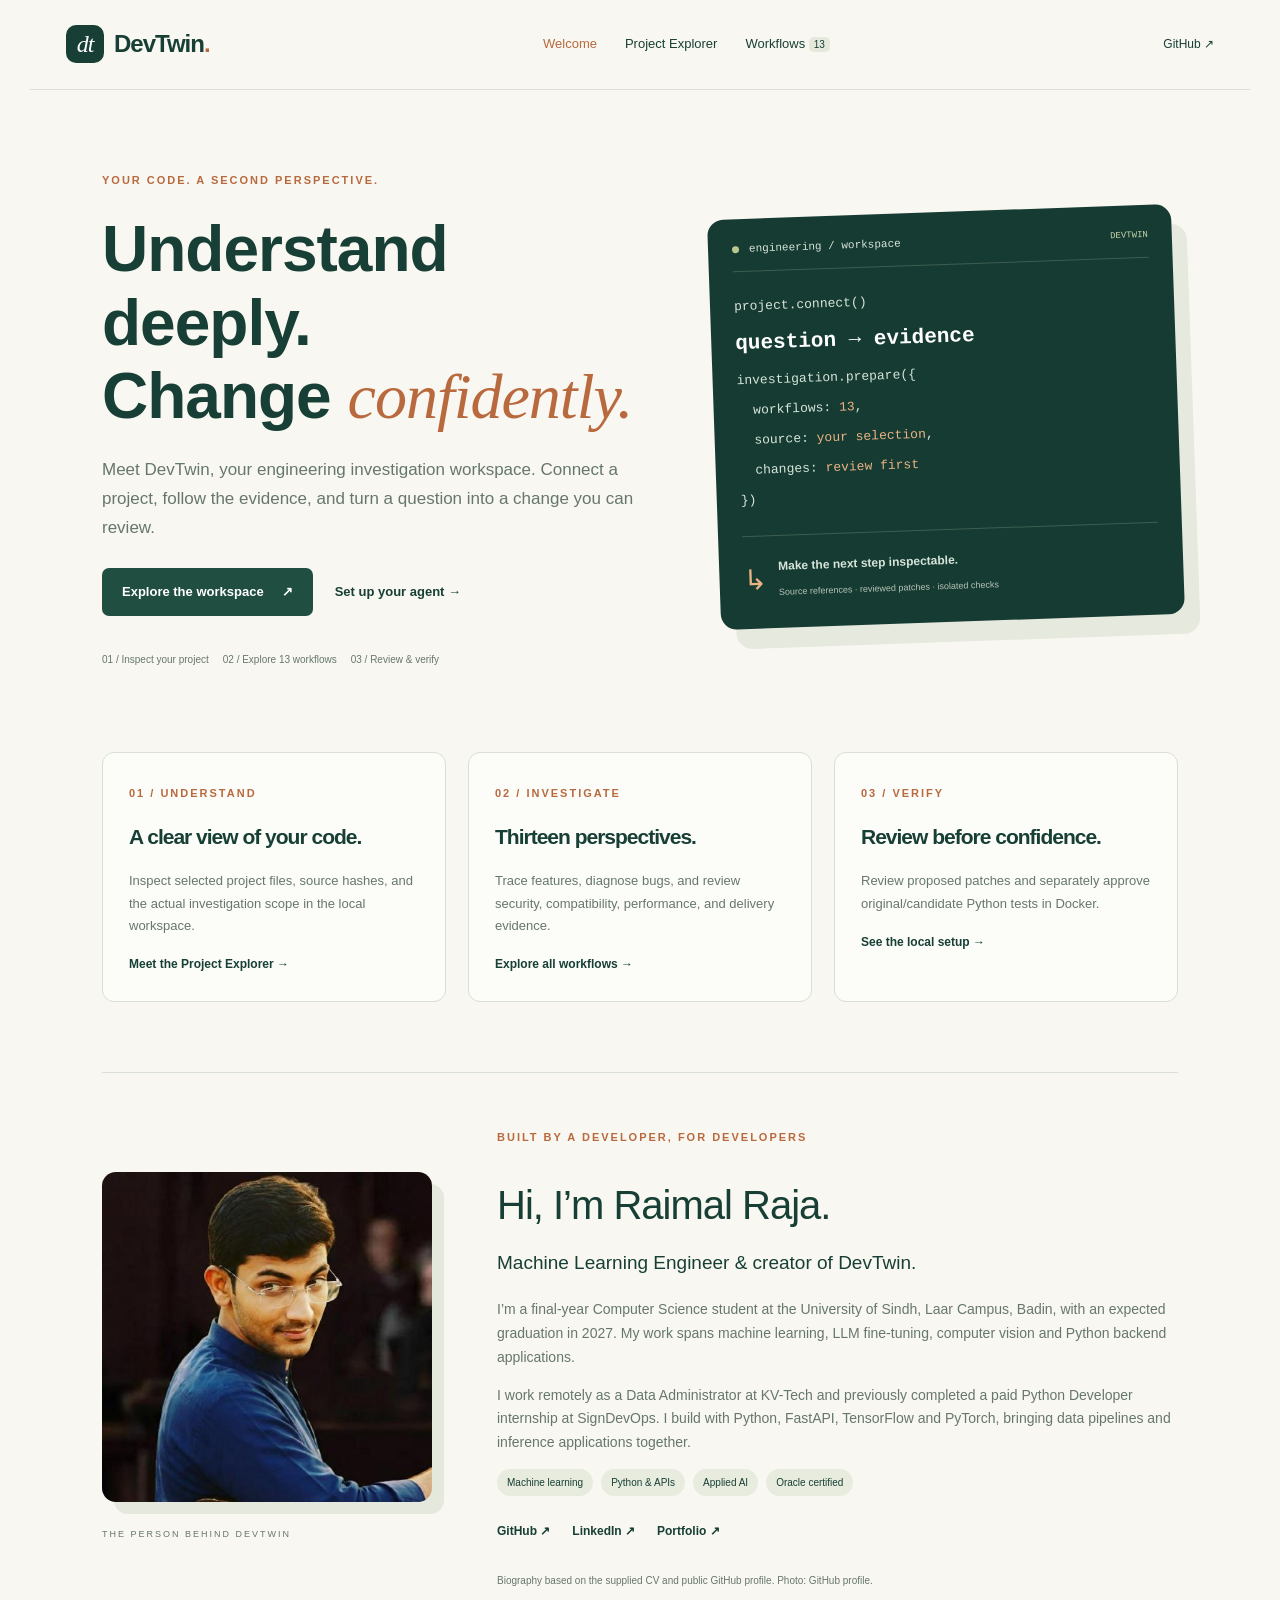
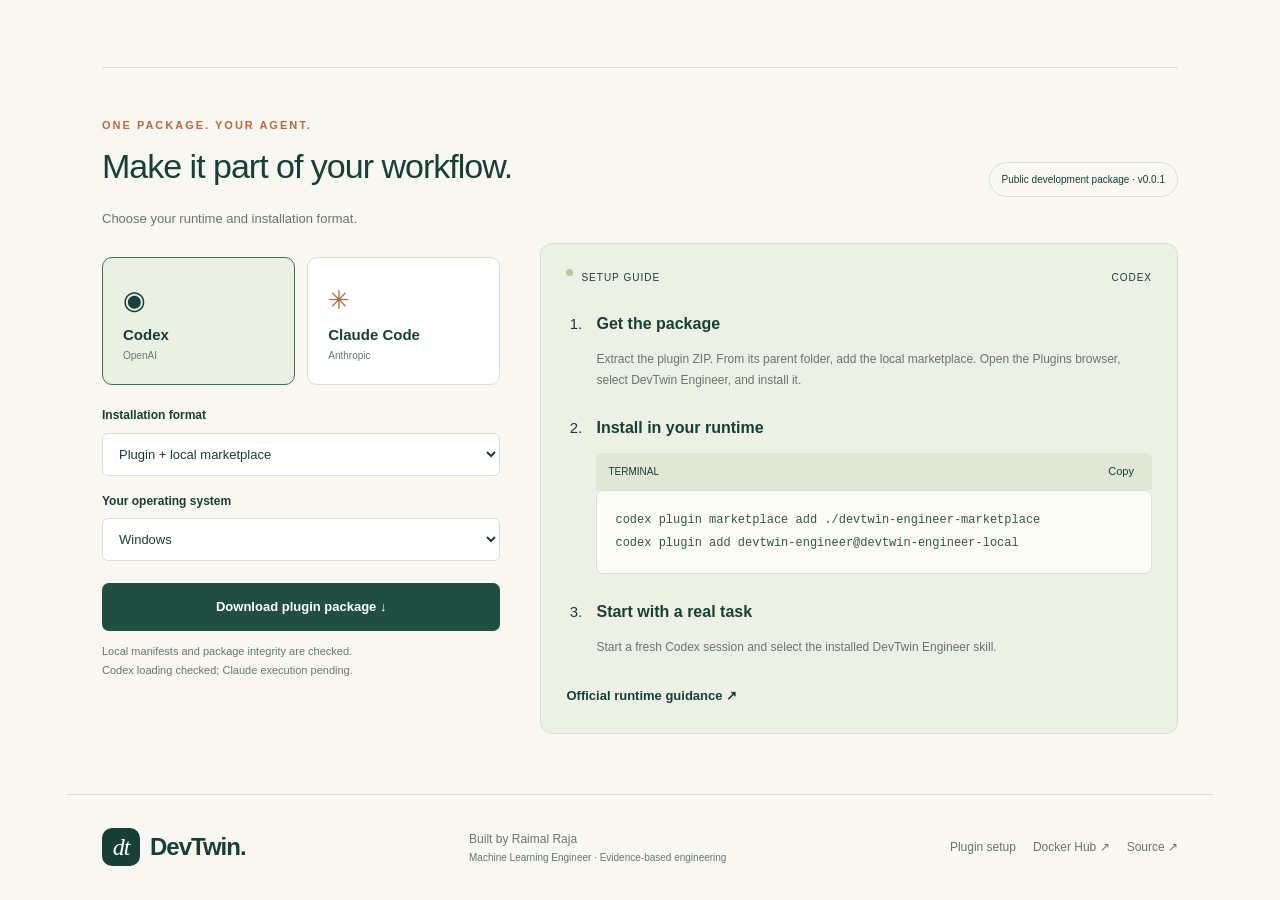
<file: index.html>
<!doctype html>
<html lang="en">
<head><meta charset="utf-8"><meta name="viewport" content="width=device-width,initial-scale=1"><meta name="description" content="DevTwin Engineer: 13 AI code investigation workflows, Codex and Claude Code plugin setup, downloadable skills, and Docker workspace instructions."><title>DevTwin Engineer | AI Code Analysis, Codex &amp; Claude Plugins</title><link rel="canonical" href="https://raimal-raja.github.io/devtwin-engineer/"><meta property="og:type" content="website"><meta property="og:title" content="DevTwin Engineer — AI Code Investigation &amp; Plugins"><meta property="og:description" content="Explore 13 engineering workflows, install Codex or Claude Code skills, and download validated plugin packages."><meta property="og:url" content="https://raimal-raja.github.io/devtwin-engineer/"><meta name="twitter:card" content="summary"><link rel="icon" href="icon.svg" type="image/svg+xml"><link rel="stylesheet" href="styles.css"></head>
<body><a class="skip-link" href="#main">Skip to content</a>
<header class="site-header"><a class="brand" href="#welcome"><span class="brandmark">dt</span><strong>DevTwin<span>.</span></strong></a><nav aria-label="Main navigation"><a href="#welcome" data-page="welcome">Welcome</a><a href="#explorer" data-page="explorer">Project Explorer</a><a href="#workflows" data-page="workflows">Workflows <span>13</span></a></nav><a class="header-source" href="https://github.com/Raimal-Raja/devtwin-engineer">GitHub ↗</a></header>
<main id="main" tabindex="-1"><div data-view="welcome"><div class="hero"><div><span class="eyebrow">YOUR CODE. A SECOND PERSPECTIVE.</span><h1>Understand deeply.<br>Change <em>confidently.</em></h1><p class="lede">Meet DevTwin, your engineering investigation workspace. Connect a project, follow the evidence, and turn a question into a change you can review.</p><div class="actions"><a class="button" href="#explorer">Explore the workspace <span>↗</span></a><a class="text-link" href="#setup">Set up your agent →</a></div><div class="hero-notes"><span>01 / Inspect your project</span><span>02 / Explore 13 workflows</span><span>03 / Review & verify</span></div></div><div class="hero-art" aria-label="DevTwin evidence workflow illustration"><div class="art-top"><span class="dot"></span> engineering / workspace <span class="tag">DEVTWIN</span></div><div class="code-lines"><span>project.connect()</span><strong>question → evidence</strong><span>investigation.prepare({</span><span>&nbsp; workflows: <b>13</b>,</span><span>&nbsp; source: <b>your selection</b>,</span><span>&nbsp; changes: <b>review first</b></span><span>})</span></div><div class="art-result"><span>↳</span><div><strong>Make the next step inspectable.</strong><small>Source references · reviewed patches · isolated checks</small></div></div></div></div>

<div class="feature-grid"><article><span class="eyebrow">01 / UNDERSTAND</span><h3>A clear view of your code.</h3><p>Inspect selected project files, source hashes, and the actual investigation scope in the local workspace.</p><a href="#explorer">Meet the Project Explorer →</a></article><article><span class="eyebrow">02 / INVESTIGATE</span><h3>Thirteen perspectives.</h3><p>Trace features, diagnose bugs, and review security, compatibility, performance, and delivery evidence.</p><a href="#workflows">Explore all workflows →</a></article><article><span class="eyebrow">03 / VERIFY</span><h3>Review before confidence.</h3><p>Review proposed patches and separately approve original/candidate Python tests in Docker.</p><a href="#explorer">See the local setup →</a></article></div>
<section class="creator" aria-labelledby="creator-title"><div class="portrait-frame"><img src="portrait.jpg" alt="Raimal Raja, creator of DevTwin" width="460" height="460"><span>THE PERSON BEHIND DEVTWIN</span></div><div><span class="eyebrow">BUILT BY A DEVELOPER, FOR DEVELOPERS</span><h2 id="creator-title">Hi, I’m Raimal Raja.</h2><p class="lede">Machine Learning Engineer & creator of DevTwin.</p><p>I’m a final-year Computer Science student at the University of Sindh, Laar Campus, Badin, with an expected graduation in 2027. My work spans machine learning, LLM fine-tuning, computer vision and Python backend applications.</p><p>I work remotely as a Data Administrator at KV-Tech and previously completed a paid Python Developer internship at SignDevOps. I build with Python, FastAPI, TensorFlow and PyTorch, bringing data pipelines and inference applications together.</p><div class="chips"><span>Machine learning</span><span>Python & APIs</span><span>Applied AI</span><span>Oracle certified</span></div><div class="actions"><a href="https://github.com/Raimal-Raja" target="_blank" rel="noreferrer">GitHub ↗</a><a href="https://www.linkedin.com/in/raimal-raja-kolhi-860a032bb/" target="_blank" rel="noreferrer">LinkedIn ↗</a><a href="https://coder.kvtech.net" target="_blank" rel="noreferrer">Portfolio ↗</a></div><small>Biography based on the supplied CV and <a href="https://github.com/Raimal-Raja">public GitHub profile</a>. Photo: GitHub profile.</small></div></section>
<section class="setup-section" id="setup"><div class="section-head"><div><div class="eyebrow">ONE PACKAGE. YOUR AGENT.</div><h2>Make it part of your workflow.</h2><p>Choose your runtime and installation format.</p></div><span class="outlined-badge">Public development package · v0.0.1</span></div><div class="setup-layout"><div><div class="runtime-options" role="group" aria-label="Agent runtime"><button data-runtime="codex" class="runtime selected" aria-pressed="true"><span class="runtime-logo">◉</span><strong>Codex</strong><small>OpenAI</small></button><button data-runtime="claude-code" class="runtime" aria-pressed="false"><span class="runtime-logo claude">✳</span><strong>Claude Code</strong><small>Anthropic</small></button></div><label class="select-label" for="mode">Installation format</label><select id="mode"><option value="plugin">Plugin + local marketplace</option><option value="skill">Project skill only</option></select><label class="select-label" for="os">Your operating system</label><select id="os"><option value="windows">Windows</option><option value="posix">macOS / Linux</option></select><a id="download" class="button primary wide" download>Download plugin package ↓</a><p class="microcopy">Local manifests and package integrity are checked.<br>Codex loading checked; Claude execution pending.</p></div><div class="install-panel"><div class="panel-title"><span class="status-dot"></span> SETUP GUIDE <span id="runtime-label">CODEX</span></div><ol class="setup-steps"><li><h3>Get the package</h3><p id="install-instructions"></p></li><li><h3>Install in your runtime</h3><div class="code-header"><span id="command-context">TERMINAL</span><button id="copy-commands">Copy</button></div><pre id="commands"></pre></li><li><h3>Start with a real task</h3><p id="next-step"></p></li></ol><a id="official-guide" target="_blank" rel="noreferrer" class="text-link">Official runtime guidance ↗</a></div></div></section>

</div><div data-view="explorer" hidden><section class="page-heading"><span class="eyebrow">01 / PROJECT EXPLORER</span><h1>Get to know<br>your <em>code.</em></h1><p class="lede">A precise source selection. A clear question. An investigation you can inspect.</p></section><div class="hosting-note"><strong>This public site introduces the workspace.</strong> GitHub Pages does not run the Python backend or Docker worker. Project uploads, GitHub imports, model calls, patch proposals, and isolated checks are available in the separately configured local app.</div><div class="feature-grid"><article><span class="eyebrow">CONNECT</span><h3>GitHub or project ZIP</h3><p>Import selected UTF-8 files. GitHub imports are read-only and pinned to a commit. Limits: 30 files, 16,000 selected bytes, and a 2 MiB ZIP.</p></article><article><span class="eyebrow">INSPECT</span><h3>Know what is included</h3><p>Preview literal source, file sizes, hashes, omitted files, and Python test prerequisites before provider submission.</p></article><article><span class="eyebrow">CONTROL</span><h3>Your review comes first</h3><p>Provider submission, patch export, test execution, and the bounded repair loop have explicit review and approval controls.</p></article></div><section class="local-setup"><span class="eyebrow">LAUNCH YOUR OWN WORKSPACE</span><h2>Local execution. Public setup guide.</h2><p>Clone the source and prepare Docker with Linux containers and Python 3.10+. The OpenRouter helper prompts privately for your provider key. Review its data policy before submitting source.</p><pre>git clone https://github.com/Raimal-Raja/devtwin-engineer.git
cd devtwin-engineer
docker pull python:3.12-slim
docker pull docker:cli
python scripts/prepare_docker.py .
python scripts/start_openrouter.py</pre><p>After startup, open <code>http://127.0.0.1:8765/</code> on your computer and enter your workspace session token from <code>.env.docker</code>. Never enter a provider API key in that browser field.</p><div class="actions"><a class="button primary" href="https://github.com/Raimal-Raja/devtwin-engineer/blob/main/docs/docker.md">Full Docker setup ↗</a><a class="text-link" href="https://hub.docker.com/r/raimalraja/devtwin-engineer">Published Docker images ↗</a></div></section></div>
<div data-view="workflows" hidden><section class="page-heading"><span class="eyebrow">02 / ENGINEERING WORKFLOWS</span><h1>Ask better questions.<br>Follow the <em>evidence.</em></h1><p class="lede">Explore the 13 workflow guides and prepare an agent task. Execute source investigations and reviewed repairs in your local workspace.</p></section><section class="catalog-section" id="workflow-list"><div class="section-head"><div><div class="eyebrow">CHOOSE YOUR STARTING POINT</div><h2>Workflow catalog <span id="result-count">13</span></h2></div><label class="search"><span>⌕</span><input id="search" type="search" placeholder="Search workflows…" aria-label="Search workflows"></label></div><div class="filters" role="group" aria-label="Filter workflows"><button data-group="All" class="selected" aria-pressed="true">All workflows</button><button data-group="Understand" aria-pressed="false">Understand</button><button data-group="Repair" aria-pressed="false">Repair</button><button data-group="Review" aria-pressed="false">Review</button><button data-group="Verify" aria-pressed="false">Verify</button></div><div class="workflow-grid" id="workflow-grid"></div><p class="empty" id="empty" hidden>No matching workflows. Try another search or category.</p></section>
<section class="handoff-section" id="handoff"><div class="eyebrow">READY FOR YOUR NEXT INVESTIGATION</div><h2>A clear task. A useful handoff.</h2><p>Prepare a prompt for the runtime you selected. Your task text stays in this page.</p><div class="handoff-grid"><div><label class="select-label" for="workflow">Starting workflow</label><select id="workflow"></select><label class="select-label" for="task">Your task <span>(optional)</span></label><textarea id="task" rows="4" maxlength="6000" placeholder="Example: Checkout fails when the discount is missing. Investigate and repair it."></textarea><button class="button primary" id="generate">Prepare handoff →</button></div><div class="handoff-output"><div class="code-header"><span>AGENT PROMPT</span><button id="copy-prompt">Copy</button></div><pre id="prompt"></pre><button class="text-link" id="export-prompt">Save as Markdown ↓</button></div></div></section>

</div></main><footer class="site-footer"><a class="brand" href="#welcome"><span class="brandmark">dt</span><strong>DevTwin.</strong></a><div><span>Built by <a href="https://github.com/Raimal-Raja">Raimal Raja</a></span><small>Machine Learning Engineer · Evidence-based engineering</small></div><div class="footer-links"><a href="#setup">Plugin setup</a><a href="https://hub.docker.com/r/raimalraja/devtwin-engineer">Docker Hub ↗</a><a href="https://github.com/Raimal-Raja/devtwin-engineer">Source ↗</a></div></footer><div id="notice" class="notice" role="status" aria-live="polite"></div><script type="module" src="app.mjs"></script></body></html>
</file>
<file: styles.css>
:root{--bg:#f8f7f1;--ink:#173f35;--muted:#66776d;--line:#d9dfd4;--orange:#b9693e;--green:#204f41}*{box-sizing:border-box}html{scroll-behavior:smooth;scroll-padding-top:100px}body{margin:0;background:var(--bg);color:var(--ink);font:15px/1.7 "Segoe UI",Arial,sans-serif}a{color:inherit;text-decoration:none}button,input,select,textarea{font:inherit}button,a,select{touch-action:manipulation}button{cursor:pointer}a:hover{color:var(--orange)}:focus-visible{outline:3px solid var(--orange);outline-offset:4px}[hidden]{display:none!important}.skip-link{position:absolute;top:-80px;left:12px;z-index:10;background:#fff;padding:10px}.skip-link:focus{top:10px}.site-header{max-width:1220px;margin:auto;display:flex;align-items:center;justify-content:space-between;gap:24px;padding:24px 36px;border-bottom:1px solid var(--line)}.brand{display:flex;align-items:center;gap:10px;font-size:24px;letter-spacing:-1px}.brand strong>span{color:var(--orange)}.brandmark{background:var(--ink);color:#fff;width:38px;height:38px;display:grid;place-items:center;border-radius:10px;font:italic 24px Georgia,serif}.site-header nav{display:flex;gap:28px;font-size:13px}.site-header nav a[aria-current=page]{color:var(--orange)}.site-header nav span{background:#e4e9dc;border-radius:5px;padding:2px 5px;font-size:10px}.header-source{font-size:12px}main{max-width:1148px;margin:auto;padding:0 36px}.eyebrow{font-size:11px;color:var(--orange);letter-spacing:2px;font-weight:700}h1,h2,h3{line-height:1.15;letter-spacing:-1px}h1{font-size:clamp(40px,5vw,66px);font-weight:600;margin:22px 0}h1 em{font-family:Georgia,serif;font-weight:400;color:var(--orange)}h2{font-size:34px;font-weight:500}h3{font-size:21px;font-weight:600}p{color:var(--muted)}.lede{font-size:17px;max-width:620px}.hero{display:grid;grid-template-columns:1.2fr 1fr;gap:55px;align-items:center;padding:76px 0}.actions,.hero-actions{display:flex;align-items:center;gap:22px;flex-wrap:wrap;margin:25px 0}.button{display:inline-flex;justify-content:center;align-items:center;gap:18px;border:0;border-radius:7px;padding:13px 20px;background:var(--green);color:#fff;font-size:13px;font-weight:600}.button:hover{background:#31634f;color:#fff}.text-link{font-size:13px;font-weight:600}.hero-notes{display:flex;flex-wrap:wrap;gap:14px;font-size:10px;color:var(--muted);margin-top:35px}.hero-art{background:#163b32;color:#d7e5da;border-radius:16px;padding:24px;box-shadow:15px 20px 0 #e6e9de;transform:rotate(-2deg)}.art-top{display:flex;align-items:center;gap:10px;font:11px monospace;border-bottom:1px solid #3d5d50;padding-bottom:16px}.dot,.status-dot{width:7px;height:7px;background:#b8c88f;border-radius:50%;display:inline-block}.tag{margin-left:auto;font-size:9px;color:#c8d5ac}.code-lines{display:flex;flex-direction:column;gap:8px;font:13px/1.7 Consolas,monospace;padding:24px 0}.code-lines strong{font-size:21px;color:#fff}.code-lines b{color:#e9b484;font-weight:400}.art-result{display:flex;gap:12px;border-top:1px solid #3d5d50;padding-top:20px}.art-result>span{font-size:28px;color:#e9b484}.art-result strong{display:block;font-size:12px}.art-result small{font-size:9px;color:#b6c5b8}.feature-grid{display:grid;grid-template-columns:repeat(3,1fr);gap:22px;margin:8px 0 70px}.feature-grid article{padding:26px;border:1px solid var(--line);border-radius:12px;background:#fcfcf8}.feature-grid p{font-size:13px}.feature-grid a{font-size:12px;font-weight:600}.creator{display:grid;grid-template-columns:330px 1fr;gap:65px;padding:50px 0 75px;border-top:1px solid var(--line);align-items:center}.portrait-frame{position:relative}.portrait-frame img{width:100%;height:auto;display:block;border-radius:14px;box-shadow:12px 12px 0 #e5e8dc}.portrait-frame>span{display:block;letter-spacing:2px;color:var(--muted);font-size:9px;margin-top:25px}.creator h2{font-size:40px;margin-bottom:14px}.creator p{font-size:14px}.creator .lede{font-size:19px;color:var(--ink)}.chips{display:flex;gap:8px;flex-wrap:wrap}.chips span{padding:5px 10px;background:#e8ecdf;border-radius:15px;font-size:10px}.creator small{font-size:10px;color:var(--muted)}.creator .actions a{font-size:12px;font-weight:600}.section-head{display:flex;justify-content:space-between;align-items:center;gap:24px}.section-head h2{margin:12px 0 22px}.section-head p{font-size:13px}.outlined-badge{font-size:10px;border:1px solid var(--line);padding:8px 12px;border-radius:20px;white-space:nowrap}.setup-section{padding:48px 0 60px;border-top:1px solid var(--line)}.setup-layout{display:grid;grid-template-columns:1fr 1.6fr;gap:40px}.runtime-options{display:flex;gap:12px;margin:14px 0 20px}.runtime{flex:1;border:1px solid var(--line);border-radius:10px;background:#fff;text-align:left;padding:20px;color:var(--ink)}.runtime.selected{border-color:#3b7156;background:#eaf0e2}.runtime-logo{display:block;font-size:26px}.runtime small,.runtime strong{display:block}.runtime small{font-size:10px;color:var(--muted)}.claude{color:var(--orange)}.select-label{display:block;margin:15px 0 7px;font-size:12px;font-weight:600}select,textarea,input{width:100%;padding:12px;border:1px solid var(--line);border-radius:6px;background:#fff;color:var(--ink);font-size:13px}textarea{resize:vertical}.wide{width:100%;margin-top:22px}.microcopy{font-size:11px}.install-panel,.handoff-output{padding:25px;background:#edf0e5;border:1px solid var(--line);border-radius:12px}.panel-title{display:flex;gap:8px;font-size:10px;letter-spacing:1px}.panel-title span:last-child{margin-left:auto}.setup-steps{padding-left:20px}.setup-steps li{padding-left:10px;margin:25px 0}.setup-steps h3{font-size:16px;letter-spacing:0}.setup-steps p{font-size:12px}.code-header{display:flex;align-items:center;justify-content:space-between;background:#e0e7d7;padding:8px 12px;font-size:10px;border-radius:6px 6px 0 0}.code-header button{border:0;background:transparent;color:var(--ink);font-size:11px}pre{white-space:pre-wrap;overflow-wrap:anywhere;background:#fcfcf7;border:1px solid var(--line);border-radius:7px;padding:18px;font:12px/1.9 Consolas,monospace;color:#325944;margin:0 0 12px}.page-heading{padding:65px 0 30px}.page-heading h1{margin-bottom:18px}.hosting-note{padding:20px 24px;border-left:3px solid var(--orange);background:#eeeede;color:var(--muted);font-size:13px;margin:5px 0 35px}.hosting-note strong{color:var(--ink)}.local-setup{max-width:850px;padding:0 0 65px}.local-setup p{font-size:14px}.catalog-section{padding:15px 0 45px}.search{display:flex;align-items:center;gap:10px;background:#fff;border:1px solid var(--line);border-radius:7px;padding:3px 12px}.search input{border:0;min-width:190px}.filters{display:flex;gap:8px;flex-wrap:wrap;margin-bottom:24px}.filters button{border:1px solid transparent;background:transparent;padding:8px 13px;border-radius:6px;color:var(--muted);font-size:12px}.filters .selected{border-color:#c7d4bd;background:#e8eedf;color:var(--ink)}.workflow-grid{display:grid;grid-template-columns:repeat(3,1fr);gap:16px}.workflow-card{border:1px solid var(--line);border-radius:11px;padding:23px;text-align:left;background:#fff;color:var(--ink);display:flex;flex-direction:column;min-height:230px}.workflow-card:hover{border-color:#70967b}.card-top{display:flex;align-items:center;gap:12px;font-size:10px;color:var(--muted)}.card-number{font:13px monospace;color:var(--orange)}.card-arrow{margin-left:auto;font-size:20px}.workflow-card h3{font-size:18px;letter-spacing:-.4px}.workflow-card p{font-size:12px}.card-bottom{margin-top:auto;display:flex;justify-content:space-between;align-items:center;font-size:10px;gap:10px}.core,.draft{padding:3px 6px;border-radius:4px;background:#e8eedf;color:#4a6c3c}.draft{background:#f2ebdf;color:#8b6e43}#result-count{font-size:12px;background:#e8ecdf;border-radius:7px;padding:3px 7px;vertical-align:middle}.handoff-section{padding:40px 0 65px;border-top:1px solid var(--line)}.handoff-grid{display:grid;grid-template-columns:1fr 1.3fr;gap:35px}.handoff-grid .button{margin-top:18px}.handoff-output pre{min-height:230px}.handoff-output .text-link{border:0;background:transparent}.site-footer{border-top:1px solid var(--line);max-width:1148px;margin:auto;padding:32px 36px;display:flex;align-items:center;justify-content:space-between;gap:25px}.site-footer>div{font-size:12px;color:var(--muted)}.site-footer small{display:block;font-size:10px}.footer-links{display:flex;gap:17px;font-size:11px}.notice{position:fixed;bottom:24px;left:50%;transform:translateX(-50%);opacity:0;pointer-events:none;max-width:90%;padding:12px 20px;background:var(--ink);color:#fff;border-radius:8px;font-size:13px;z-index:5}.notice.visible{opacity:1}@media(max-width:900px){.hero{grid-template-columns:1fr;gap:35px;padding:45px 0}.hero-art{max-width:550px;transform:none}.creator{grid-template-columns:240px 1fr;gap:35px}.feature-grid,.workflow-grid{grid-template-columns:repeat(2,1fr)}.feature-grid article:last-child{grid-column:1/-1}.setup-layout,.handoff-grid{grid-template-columns:1fr}.site-footer{flex-wrap:wrap}.section-head{flex-wrap:wrap}.outlined-badge{white-space:normal}}@media(max-width:600px){main{padding:0 22px}.site-header{padding:18px 22px;flex-wrap:wrap;gap:18px}.site-header nav{order:3;width:100%;justify-content:space-between;gap:12px;font-size:12px}.brand{font-size:22px}.header-source{margin-left:auto}h1{font-size:42px}h2{font-size:28px}.hero{padding-top:35px}.hero-art{padding:20px;box-shadow:8px 10px 0 #e6e9de}.code-lines{font-size:11px}.code-lines strong{font-size:18px}.feature-grid,.workflow-grid{grid-template-columns:1fr}.feature-grid{gap:14px;margin-bottom:42px}.creator{grid-template-columns:1fr;padding:35px 0;gap:25px}.portrait-frame{max-width:280px}.creator h2{font-size:33px}.creator .actions{gap:17px}.site-footer{padding:25px 22px;gap:20px}.footer-links{flex-wrap:wrap}.page-heading{padding-top:35px}.search{width:100%;margin:5px 0 20px}.search input{min-width:0}.setup-layout{gap:20px}.install-panel{padding:20px}.hero-notes{gap:10px}.art-result small{font-size:8px}}@media(prefers-reduced-motion:reduce){html{scroll-behavior:auto}}
</file>
